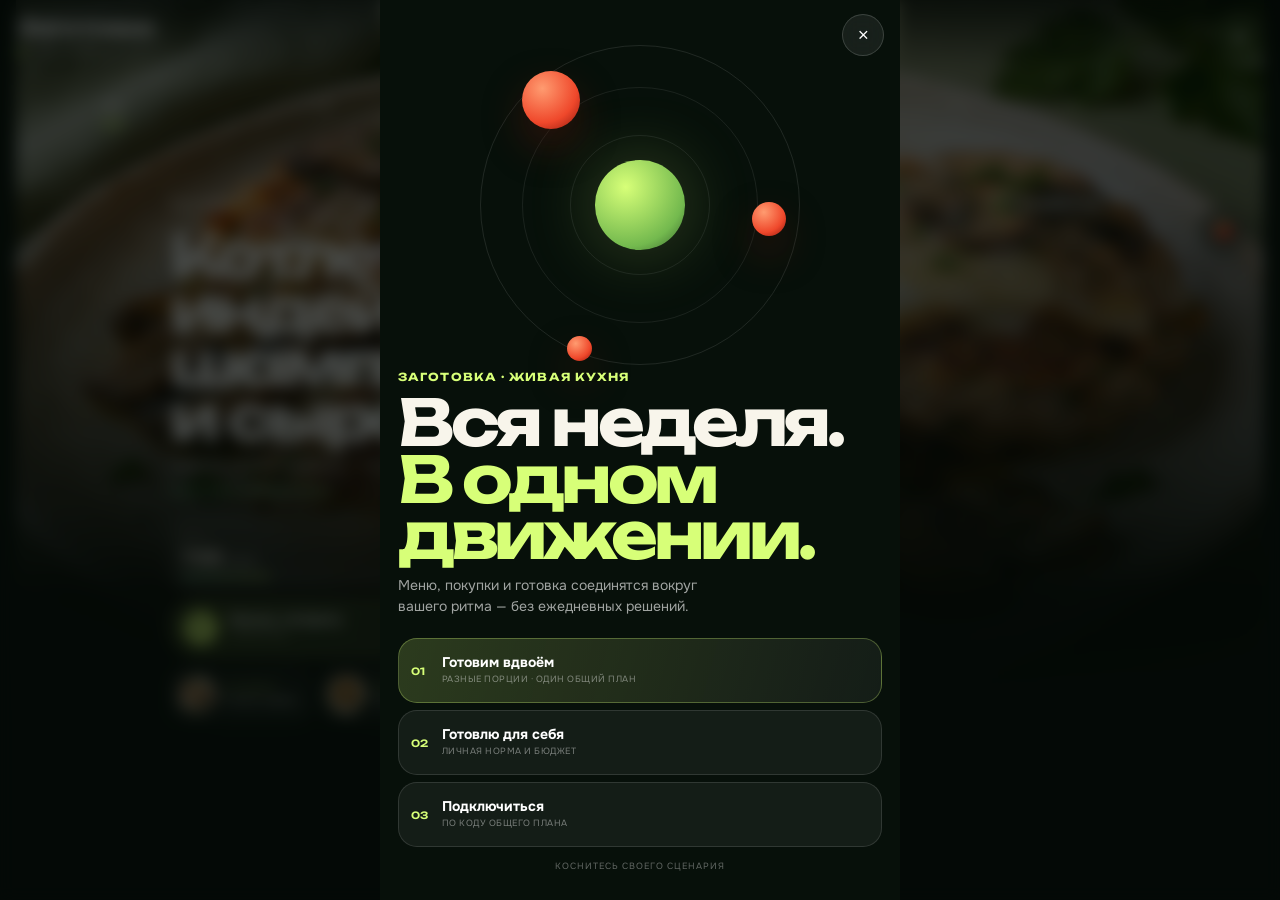
<file: cinematic-preview.html>
<!doctype html>
<html lang="ru">
<head>
  <meta charset="utf-8">
  <meta name="viewport" content="width=device-width,initial-scale=1,viewport-fit=cover">
  <meta name="theme-color" content="#101b13">
  <title>Заготовка · живая кухня</title>
</head>
<body>
  <p style="font:16px system-ui;padding:24px">Открываем живую кухню…</p>
  <script>
  (async()=>{
    try{
      const [app,concept]=await Promise.all([
        fetch('photo-preview.html',{cache:'no-store'}),
        fetch('cinematic-preview.js?v=3',{cache:'no-store'})
      ]);
      if(!app.ok||!concept.ok)throw new Error('Не удалось загрузить приложение');
      let html=await app.text();
      const code=await concept.text();
      html=html
        .replace('Заготовка · пробная версия','Заготовка · живая кухня')
        .replace('zagotovka.photo-preview.v1','zagotovka.cinematic-preview.v1')
        .replace("day:null,slot:'Ужин',tab:'week'","day:null,slot:'Ужин',tab:'day'")
        .replace('</head>','<link rel="stylesheet" href="cinematic-preview.css?v=3"></head>')
        .replace('importBeta();',code+'\nimportBeta();');
      document.open();document.write(html);document.close();
    }catch(error){
      document.body.innerHTML='<main style="font:16px system-ui;max-width:520px;margin:80px auto;padding:24px"><h1>Не удалось открыть прототип</h1><p>'+String(error.message||error)+'</p><button onclick="location.reload()">Повторить</button></main>';
    }
  })();
  </script>
</body>
</html>
</file>
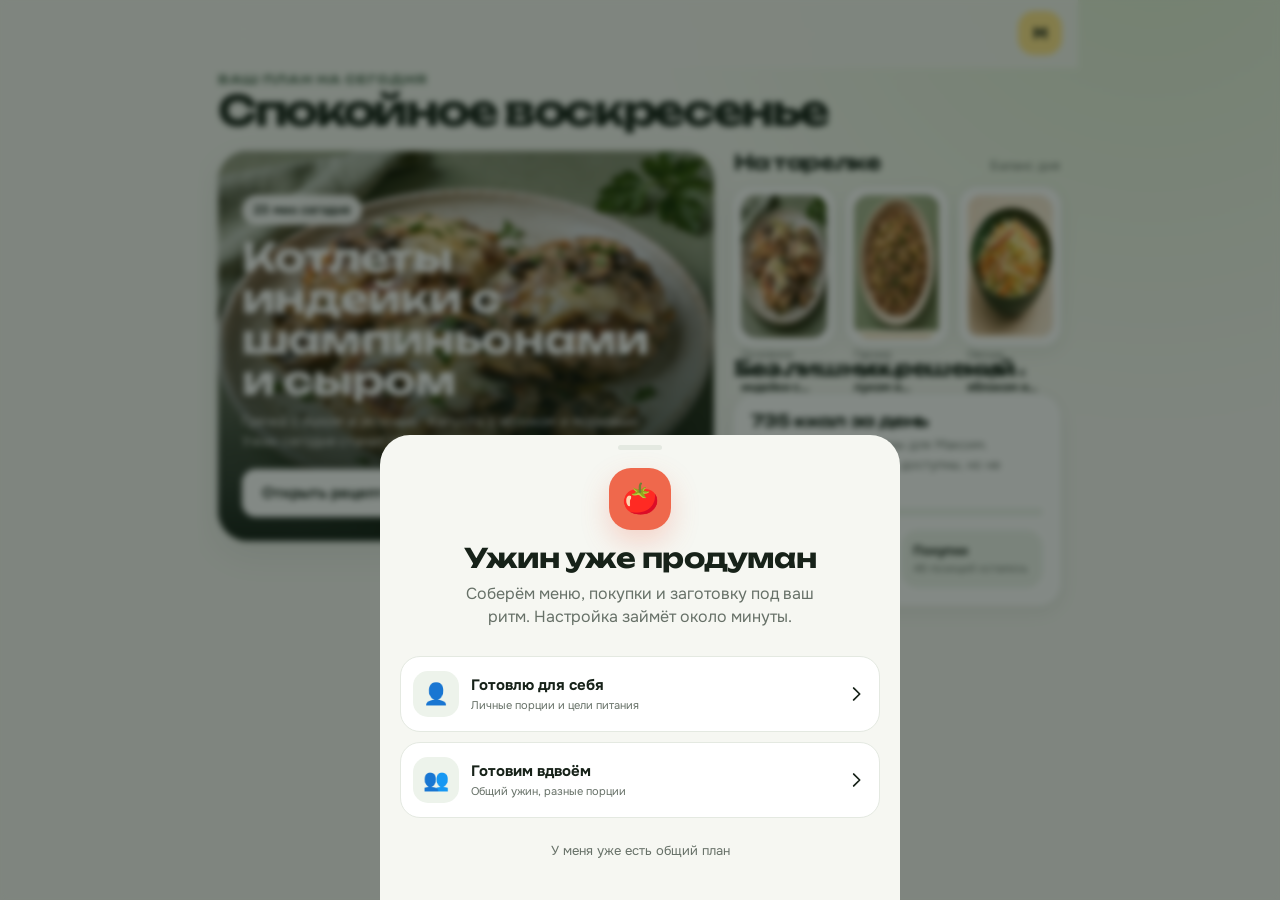
<file: commercial-preview.html>
<!doctype html>
<html lang="ru">
<head>
  <meta charset="utf-8">
  <meta name="viewport" content="width=device-width,initial-scale=1,viewport-fit=cover">
  <meta name="theme-color" content="#F6F7F2">
  <title>Заготовка · коммерческая концепция</title>
</head>
<body>
  <p style="font:16px system-ui;padding:24px">Открываем пробную версию…</p>
  <script>
  (async()=>{
    try{
      const [response,conceptResponse]=await Promise.all([
        fetch('photo-preview.html',{cache:'no-store'}),
        fetch('commercial-preview.js?v=4',{cache:'no-store'})
      ]);
      if(!response.ok||!conceptResponse.ok)throw new Error('Не удалось загрузить приложение');
      let html=await response.text();
      const concept=await conceptResponse.text();
      html=html
        .replace('Заготовка · пробная версия','Заготовка · коммерческая концепция')
        .replace('zagotovka.photo-preview.v1','zagotovka.commercial-preview.v1')
        .replace("day:null,slot:'Ужин',tab:'week'","day:null,slot:'Ужин',tab:'day'")
        .replace('</head>','<link rel="stylesheet" href="commercial-preview.css?v=4"></head>')
        .replace('importBeta();',concept+'\nimportBeta();');
      document.open();document.write(html);document.close();
    }catch(error){
      document.body.innerHTML='<main style="font:16px system-ui;max-width:520px;margin:80px auto;padding:24px"><h1>Не удалось открыть пробную версию</h1><p>'+String(error.message||error)+'</p><button onclick="location.reload()">Повторить</button></main>';
    }
  })();
  </script>
</body>
</html>
</file>
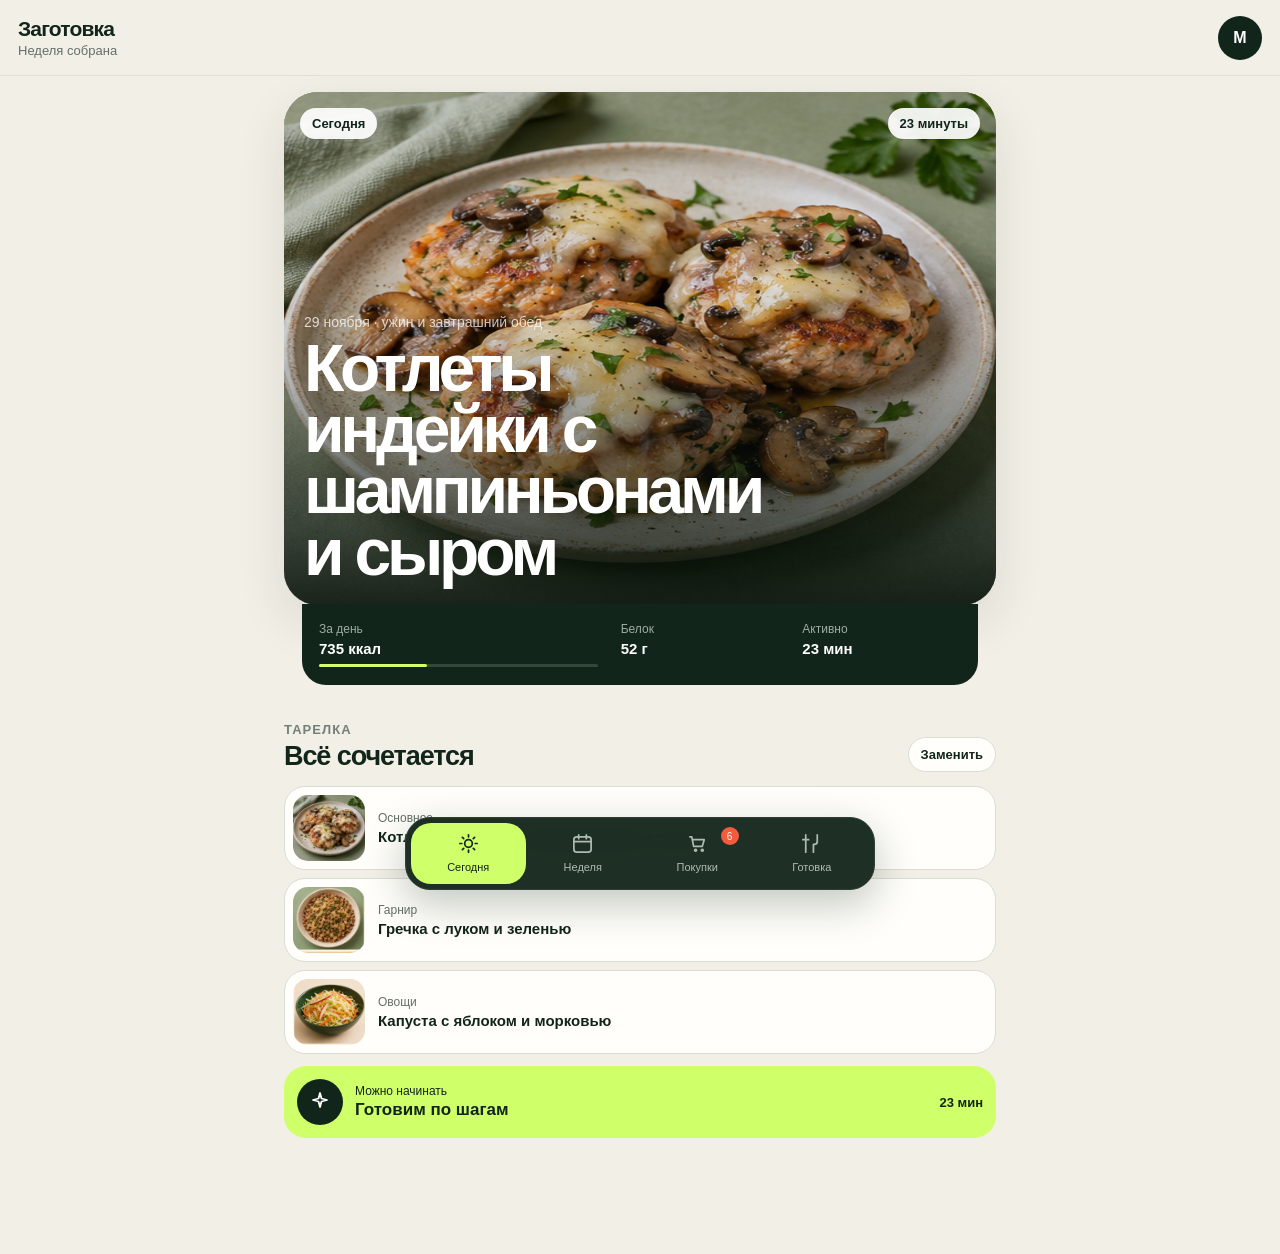
<file: editorial-preview.html>
<!doctype html>
<html lang="ru">
<head>
  <meta charset="utf-8">
  <meta name="viewport" content="width=device-width,initial-scale=1,viewport-fit=cover">
  <meta name="theme-color" content="#f2efe6">
  <title>Заготовка · новый концепт</title>
  <link rel="stylesheet" href="editorial-preview.css?v=1">
</head>
<body>
  <div id="app"></div>
  <div id="layer" aria-live="polite"></div>
  <script src="editorial-preview.js?v=1"></script>
</body>
</html>
</file>
<file: cinematic-preview.css>
:root{--ink:#f8f5eb;--mut:rgba(248,245,235,.66);--glass:rgba(246,247,239,.14);--glass-line:rgba(255,255,255,.22);--lime:#c9ff75;--ember:#ff6c44;--night:#101b13;--card:#16231a;--bg:#101b13;--line:rgba(255,255,255,.13);--soft:rgba(255,255,255,.08)}
html{background:var(--night);color-scheme:dark;overscroll-behavior:none}body{background:var(--night);color:var(--ink);min-height:100svh}#app{max-width:none;padding:0 0 122px;overflow:hidden}.bar{display:none}h1,h2,h3{color:var(--ink)}
.living-top{position:fixed;z-index:18;top:0;left:0;right:0;display:flex;align-items:center;justify-content:space-between;padding:calc(16px + env(safe-area-inset-top)) 20px 12px;color:#fff;pointer-events:none;background:linear-gradient(180deg,rgba(8,15,10,.72),transparent)}.living-mark{font:750 20px var(--disp);letter-spacing:-.04em}.living-person{pointer-events:auto;width:44px;height:44px;border:1px solid var(--glass-line);border-radius:50%;background:var(--glass);color:#fff;font-weight:800;-webkit-backdrop-filter:blur(18px) saturate(150%);backdrop-filter:blur(18px) saturate(150%)}
.motion-scene{position:relative;min-height:100svh;isolation:isolate;overflow:hidden;background:#17251b}.motion-photo{position:absolute;inset:-6%;z-index:-4}.motion-photo .preview-photo{width:100%;height:100%;border-radius:0;animation:camera-drift 14s ease-in-out infinite alternate;filter:saturate(1.08) contrast(1.04)}.motion-scene:before{content:"";position:absolute;z-index:-3;inset:0;background:linear-gradient(180deg,rgba(8,14,9,.08),rgba(8,14,9,.2) 38%,rgba(8,14,9,.92) 82%,#101b13)}.motion-scene:after{content:"";position:absolute;z-index:-2;inset:0;background:radial-gradient(circle at var(--px,72%) var(--py,28%),rgba(255,255,255,.16),transparent 24%);mix-blend-mode:screen;animation:light-roam 9s ease-in-out infinite alternate;pointer-events:none}
.steam{position:absolute;z-index:-1;left:50%;top:23%;width:160px;height:220px;transform:translateX(-50%);filter:blur(9px);opacity:.38;background:radial-gradient(ellipse at 35% 70%,rgba(255,255,255,.34),transparent 48%),radial-gradient(ellipse at 70% 38%,rgba(255,255,255,.22),transparent 45%);animation:steam-rise 6s ease-in-out infinite}
.scene-copy{min-height:100svh;display:flex;flex-direction:column;justify-content:flex-end;padding:120px 22px 34px}.scene-kicker{font:700 12px var(--disp);letter-spacing:.14em;text-transform:uppercase;color:var(--lime)}.dish-title{display:block;margin:12px 0 8px;text-align:left;font:750 clamp(38px,10.5vw,64px)/.92 var(--disp);letter-spacing:-.065em;text-wrap:balance;color:#fff;text-shadow:0 10px 42px rgba(0,0,0,.36)}.dish-meta{max-width:34ch;margin:0;color:rgba(255,255,255,.75);font-size:15px;line-height:1.45}.gesture-line{display:flex;align-items:center;gap:10px;margin-top:24px}.gesture-pill{min-height:52px;padding:0 18px;border:1px solid var(--glass-line);border-radius:99px;background:rgba(255,255,255,.14);color:#fff;font-weight:750;font-size:14px;-webkit-backdrop-filter:blur(20px) saturate(160%);backdrop-filter:blur(20px) saturate(160%)}.gesture-orb{width:52px;height:52px;border-radius:50%;background:rgba(255,255,255,.14);border:1px solid var(--glass-line);color:#fff;font-size:23px;-webkit-backdrop-filter:blur(18px);backdrop-filter:blur(18px)}
.food-orbit{position:relative;height:122px;margin-top:28px}.food-node{position:absolute;width:92px;text-align:center;color:#fff}.food-node:nth-child(1){left:0;top:12px}.food-node:nth-child(2){left:50%;top:0;transform:translateX(-50%)}.food-node:nth-child(3){right:0;top:12px}.food-node .preview-photo{width:76px;height:76px;margin:auto;border-radius:50%;border:2px solid rgba(255,255,255,.56);box-shadow:0 14px 30px rgba(0,0,0,.38);animation:plate-float 4s ease-in-out infinite}.food-node:nth-child(2) .preview-photo{animation-delay:-1.3s}.food-node:nth-child(3) .preview-photo{animation-delay:-2.4s}.food-node span{display:block;margin-top:7px;font-size:11px;white-space:nowrap;overflow:hidden;text-overflow:ellipsis;color:rgba(255,255,255,.72)}
.tomato-guide{position:absolute;z-index:5;right:18px;top:19%;width:58px;height:58px;border-radius:48% 52% 51% 49%;display:grid;place-items:center;background:radial-gradient(circle at 35% 28%,#ff9d77,#f05234 55%,#a72516);box-shadow:0 16px 32px rgba(122,22,12,.36),inset -6px -8px 14px rgba(110,10,8,.24);font-size:27px;animation:tomato-flight 8s cubic-bezier(.45,0,.25,1) infinite}.tomato-guide:after{content:"";position:absolute;width:15px;height:8px;background:#70a943;top:-3px;border-radius:100% 0 100% 0;transform:rotate(-18deg)}
.space-week{min-height:100svh;padding:calc(88px + env(safe-area-inset-top)) 0 26px;background:radial-gradient(circle at 15% 0,#395b42,#101b13 38%);overflow:hidden}.space-heading{padding:0 22px 18px}.space-heading small{font-weight:700;letter-spacing:.14em;text-transform:uppercase;color:var(--lime)}.space-heading h1{font-size:clamp(42px,11vw,66px);line-height:.94;margin:8px 0 10px;letter-spacing:-.065em}.space-heading p{max-width:34ch;margin:0;color:var(--mut);line-height:1.45}.space-track{display:flex;gap:14px;overflow-x:auto;scroll-snap-type:x mandatory;padding:18px 22px 34px;scrollbar-width:none;perspective:900px}.space-track::-webkit-scrollbar{display:none}.day-planet{position:relative;flex:0 0 min(78vw,340px);height:480px;scroll-snap-align:center;border-radius:42px;overflow:hidden;text-align:left;color:#fff;isolation:isolate;box-shadow:0 28px 70px rgba(0,0,0,.34);transform:rotateY(2deg)}.day-planet .preview-photo{position:absolute;inset:0;width:100%;height:100%;border-radius:0;z-index:-2;transition:transform .7s cubic-bezier(.2,.8,.2,1)}.day-planet:after{content:"";position:absolute;inset:0;z-index:-1;background:linear-gradient(180deg,rgba(5,10,6,.05),rgba(5,10,6,.8) 82%)}.day-planet:active .preview-photo{transform:scale(1.08)}.planet-copy{position:absolute;left:22px;right:22px;bottom:24px}.planet-copy small{font-weight:750;color:var(--lime)}.planet-copy b{display:block;margin:7px 0;font:750 28px/1 var(--disp);letter-spacing:-.04em}.planet-copy span{font-size:13px;color:rgba(255,255,255,.72)}.week-pulse{display:flex;gap:9px;padding:0 22px}.week-pulse>button{flex:1;min-height:64px;border-radius:24px;background:var(--glass);border:1px solid var(--glass-line);color:#fff;-webkit-backdrop-filter:blur(18px);backdrop-filter:blur(18px)}.week-pulse b{display:block;font-size:16px}.week-pulse span{font-size:11px;color:var(--mut)}
.liquid-dock{position:fixed;z-index:30;left:50%;bottom:max(12px,env(safe-area-inset-bottom));transform:translateX(-50%);display:flex;align-items:center;gap:5px;width:min(calc(100vw - 24px),430px);padding:6px;border:1px solid rgba(255,255,255,.2);border-radius:28px;background:rgba(22,34,25,.66);box-shadow:0 18px 48px rgba(0,0,0,.38);-webkit-backdrop-filter:blur(24px) saturate(160%);backdrop-filter:blur(24px) saturate(160%)}.liquid-dock button{flex:1;height:58px;border-radius:22px;color:rgba(255,255,255,.62);display:grid;place-items:center;position:relative}.liquid-dock button svg{width:24px;height:24px;stroke:currentColor;fill:none}.liquid-dock button span{position:absolute;bottom:3px;font-size:9px;opacity:0;transform:translateY(4px);transition:.3s}.liquid-dock button.on{color:#112015;background:var(--lime);box-shadow:0 8px 22px rgba(201,255,117,.18)}.liquid-dock button.on svg{transform:translateY(-6px)}.liquid-dock button.on span{opacity:1;transform:none}.liquid-dock .bd{position:absolute;right:8px;top:7px;min-width:18px;height:18px;padding:0 4px;border-radius:9px;background:var(--ember);color:#fff;font-size:10px;display:grid;place-items:center}
.prep-world{min-height:100svh;background:radial-gradient(circle at 80% 0,#3f6048,#111b14 40%);color:#fff;padding:12px 18px 36px}.prep-hero{padding:12px 4px 20px}.prep-hero small{color:var(--lime);text-transform:uppercase;letter-spacing:.12em;font-weight:700}.prep-hero h2{font-size:36px;line-height:.95;margin:8px 0}.prep-hero p{color:var(--mut);line-height:1.4}.prep-progress{height:7px;border-radius:99px;background:rgba(255,255,255,.12);overflow:hidden}.prep-progress i{display:block;height:100%;background:var(--lime);border-radius:inherit;transition:width .5s cubic-bezier(.2,.8,.2,1)}.prep-flow{display:grid;gap:10px}.prep-stage{position:relative;padding:18px;border:1px solid var(--glass-line);border-radius:28px;background:var(--glass);-webkit-backdrop-filter:blur(14px);backdrop-filter:blur(14px)}.prep-stage-head{display:flex;align-items:center;justify-content:space-between;margin-bottom:8px}.prep-stage-head b{font-size:18px}.prep-stage-head span{font-size:12px;color:var(--lime)}.prep-task{display:grid;grid-template-columns:34px 1fr;align-items:start;gap:11px;width:100%;padding:12px 0;text-align:left;color:#fff;border-top:1px solid rgba(255,255,255,.11)}.prep-task i{width:30px;height:30px;border-radius:50%;border:1px solid rgba(255,255,255,.32);display:grid;place-items:center;font-style:normal;transition:.3s}.prep-task b{font-size:14px}.prep-task span{font-size:12px;line-height:1.4;color:var(--mut)}.prep-task.on{opacity:.5}.prep-task.on i{background:var(--lime);color:#152118;border-color:var(--lime);transform:scale(.86)}
.shade{background:rgba(4,8,5,.72);-webkit-backdrop-filter:blur(8px);backdrop-filter:blur(8px)}.sheet{background:#132018;color:#fff;border-radius:34px 34px 0 0}.sheet .hd{background:transparent}.sheet .mut,.sheet .small{color:rgba(255,255,255,.62)}.sheet .bd{background:transparent}.recipe-sheet{background:#132018}.recipe-sheet .detail-photo:after{background:linear-gradient(transparent,#132018)}
@keyframes camera-drift{0%{transform:scale(1.06) translate3d(-1.5%,-1%,0)}100%{transform:scale(1.15) translate3d(2%,1.2%,0)}}@keyframes light-roam{to{background-position:30px 12px}}@keyframes steam-rise{0%,100%{transform:translate(-50%,20px) scale(.9);opacity:.2}50%{transform:translate(-45%,-26px) scale(1.1);opacity:.45}}@keyframes plate-float{0%,100%{transform:translateY(0) rotate(-1deg)}50%{transform:translateY(-7px) rotate(1deg)}}@keyframes tomato-flight{0%,100%{transform:translate3d(0,0,0) rotate(-8deg)}35%{transform:translate3d(-18px,42px,0) rotate(8deg)}70%{transform:translate3d(4px,94px,0) rotate(-3deg)}}
@media(min-width:760px){.motion-scene{min-height:760px}.scene-copy{min-height:760px;max-width:1100px;margin:auto}.dish-title{max-width:12ch}.food-orbit{width:440px}.space-track{padding-inline:max(22px,calc((100vw - 1100px)/2))}.day-planet{flex-basis:330px}.space-heading,.week-pulse{max-width:1100px;margin-inline:auto}.prep-world{padding-inline:max(18px,calc((100vw - 760px)/2))}}
@media(prefers-reduced-motion:reduce){*,*:before,*:after{animation-duration:.01ms!important;animation-iteration-count:1!important;scroll-behavior:auto!important}.motion-photo .preview-photo{transform:none}}

/* ---------- cinematic v2: clarity before spectacle ---------- */
:root{--acid:#d7ff78;--mint:#8ff0bd;--sun:#ffcf72;--deep:#08110c;--panel:rgba(12,24,16,.72)}
body{font-feature-settings:"ss01" 1,"ss02" 1;background:var(--deep)}
button{touch-action:manipulation}.living-top{padding:calc(14px + env(safe-area-inset-top)) 18px 12px;background:linear-gradient(180deg,rgba(5,12,8,.78),rgba(5,12,8,.18) 72%,transparent);align-items:flex-start}.living-mark{font-size:21px}.living-status{display:flex;align-items:center;gap:6px;margin-top:5px;color:rgba(255,255,255,.58);font-size:10px;letter-spacing:.08em;text-transform:uppercase}.living-status i{width:6px;height:6px;border-radius:50%;background:var(--acid);box-shadow:0 0 0 5px rgba(215,255,120,.09);animation:status-breathe 2.4s ease-in-out infinite}.living-person{width:46px;height:46px;background:rgba(255,255,255,.09);box-shadow:inset 0 1px rgba(255,255,255,.24),0 10px 30px rgba(0,0,0,.18)}
.motion-scene{background:#101e15}.motion-photo{inset:-4%;transform-origin:center}.motion-photo .preview-photo{animation-duration:18s;filter:saturate(1.15) contrast(1.06) brightness(.88)}.scene-veil{position:absolute;inset:0;z-index:-3;background:linear-gradient(180deg,rgba(5,11,7,.04),rgba(5,11,7,.05) 27%,rgba(5,11,7,.42) 49%,rgba(5,11,7,.96) 77%,#08110c 94%)}.scene-grain{position:absolute;inset:0;z-index:-1;pointer-events:none;opacity:.055;background-image:url("data:image/svg+xml,%3Csvg viewBox='0 0 140 140' xmlns='http://www.w3.org/2000/svg'%3E%3Cfilter id='n'%3E%3CfeTurbulence type='fractalNoise' baseFrequency='.9' numOctaves='4' stitchTiles='stitch'/%3E%3C/filter%3E%3Crect width='100%25' height='100%25' filter='url(%23n)' opacity='.7'/%3E%3C/svg%3E");mix-blend-mode:soft-light}.motion-scene:before{background:radial-gradient(circle at 66% 17%,rgba(255,226,173,.12),transparent 27%)}.motion-scene:after{opacity:.7}.steam{top:17%;opacity:.24}
.day-rail{position:absolute;z-index:8;top:calc(84px + env(safe-area-inset-top));left:18px;right:18px;display:flex;justify-content:space-between;align-items:center}.day-rail button{width:34px;height:44px;color:rgba(255,255,255,.44);font:700 10px var(--disp);text-transform:uppercase;position:relative}.day-rail i{position:absolute;left:50%;bottom:2px;width:4px;height:4px;border-radius:50%;background:currentColor;transform:translateX(-50%);transition:.4s}.day-rail button.on{color:#fff}.day-rail button.on i{width:22px;border-radius:4px;background:var(--acid);box-shadow:0 0 18px rgba(215,255,120,.55)}
.tomato-guide{right:17px;top:27%;width:48px;height:48px;background:rgba(14,28,18,.46);border:1px solid rgba(255,255,255,.2);box-shadow:inset 0 1px rgba(255,255,255,.25),0 14px 32px rgba(0,0,0,.24);-webkit-backdrop-filter:blur(18px);backdrop-filter:blur(18px);animation:guide-orbit 9s ease-in-out infinite}.tomato-guide span{width:19px;height:19px;border-radius:52% 48% 45% 55%;background:linear-gradient(145deg,#ff9b69,#f04427 64%,#ab1f13);box-shadow:inset -3px -3px 5px rgba(105,12,7,.24)}.tomato-guide:after{width:9px;height:5px;top:12px;left:18px;background:#86c75c}.scene-copy{justify-content:flex-end;padding:190px 18px 34px}.scene-kicker{display:flex;justify-content:space-between;align-items:center;gap:12px;color:rgba(255,255,255,.62);font-size:11px;letter-spacing:.1em}.scene-kicker b{padding:7px 10px;border:1px solid rgba(255,255,255,.18);border-radius:99px;color:#fff;font-size:10px;letter-spacing:.04em;background:rgba(8,16,11,.34);-webkit-backdrop-filter:blur(14px);backdrop-filter:blur(14px)}.dish-title{max-width:11ch;margin:11px 0 10px;font-size:clamp(38px,10.7vw,60px);line-height:.9;letter-spacing:-.068em}.dish-meta{display:flex;flex-wrap:wrap;gap:3px 7px;max-width:100%;font-size:14px}.dish-meta span{color:var(--acid)}.dish-meta em{flex-basis:100%;margin-top:4px;color:var(--mint);font-style:normal;font-size:12px}
.scene-hud{display:grid;grid-template-columns:1.25fr .8fr .8fr;gap:7px;margin-top:18px}.scene-hud>div{min-width:0;padding:11px 11px 10px;border:1px solid rgba(255,255,255,.12);border-radius:17px;background:rgba(255,255,255,.075);box-shadow:inset 0 1px rgba(255,255,255,.11);-webkit-backdrop-filter:blur(18px);backdrop-filter:blur(18px)}.scene-hud span{display:block;color:rgba(255,255,255,.48);font-size:9px;text-transform:uppercase;letter-spacing:.09em}.scene-hud b{display:block;margin-top:5px;font:700 17px var(--disp);white-space:nowrap}.scene-hud small{font-size:10px;color:rgba(255,255,255,.56)}.scene-hud i{display:block;height:3px;margin-top:7px;border-radius:3px;background:rgba(255,255,255,.12);overflow:hidden}.scene-hud u{display:block;height:100%;border-radius:inherit;background:linear-gradient(90deg,var(--mint),var(--acid));text-decoration:none}
.gesture-line{margin-top:10px}.gesture-pill{position:relative;flex:1;display:grid;grid-template-columns:34px 1fr;grid-template-rows:1fr 1fr;column-gap:10px;align-items:center;min-height:58px;padding:9px 14px;text-align:left;border-color:rgba(215,255,120,.36);background:linear-gradient(110deg,rgba(215,255,120,.17),rgba(255,255,255,.09));box-shadow:inset 0 1px rgba(255,255,255,.21)}.gesture-pill i{grid-row:1/3;width:32px;height:32px;border-radius:50%;background:var(--acid);box-shadow:0 0 0 6px rgba(215,255,120,.08);position:relative}.gesture-pill i:after{content:"";position:absolute;left:12px;top:9px;border-left:9px solid #102017;border-top:6px solid transparent;border-bottom:6px solid transparent}.gesture-pill span{align-self:end;font-size:14px}.gesture-pill b{align-self:start;color:rgba(255,255,255,.49);font-size:9px;font-weight:600;text-transform:uppercase;letter-spacing:.07em}.gesture-orb{width:58px;height:58px;display:flex;flex-direction:column;align-items:center;justify-content:center;gap:0}.gesture-orb span{font-size:21px;line-height:1}.gesture-orb small{font-size:8px;color:rgba(255,255,255,.48);text-transform:uppercase;letter-spacing:.06em}
.food-orbit{position:relative;display:flex;gap:7px;height:auto;margin-top:10px}.food-node,.food-node:nth-child(n){position:relative;inset:auto;transform:none;display:flex;align-items:center;gap:8px;flex:1;width:auto;min-width:0;padding:7px;border:1px solid rgba(255,255,255,.1);border-radius:18px;background:rgba(255,255,255,.055);text-align:left}.food-node .preview-photo{flex:0 0 39px;width:39px;height:39px;margin:0;border:1px solid rgba(255,255,255,.3);box-shadow:0 8px 18px rgba(0,0,0,.25);animation:none}.food-node>span{min-width:0;margin:0}.food-node small{display:block;color:var(--acid);font-size:8px;text-transform:uppercase;letter-spacing:.08em}.food-node b{display:block;margin-top:2px;overflow:hidden;text-overflow:ellipsis;white-space:nowrap;color:rgba(255,255,255,.76);font-size:9px;font-weight:650}
.space-week{position:relative;padding-top:calc(92px + env(safe-area-inset-top));background:#09120d}.week-aurora{position:absolute;inset:-180px -100px auto;height:460px;background:radial-gradient(ellipse at 30% 50%,rgba(117,215,156,.3),transparent 52%),radial-gradient(ellipse at 76% 20%,rgba(215,255,120,.16),transparent 46%);filter:blur(26px);animation:aurora 12s ease-in-out infinite alternate;pointer-events:none}.space-heading{position:relative;padding:0 18px 13px}.space-heading>small{font-size:10px}.space-heading h1{font-size:clamp(43px,12vw,67px);line-height:.86;margin:11px 0 15px}.space-heading h1 em{color:var(--acid);font-style:normal}.space-heading p{font-size:14px;color:rgba(255,255,255,.62)}.week-proof{display:flex;flex-wrap:wrap;gap:7px;margin-top:14px}.week-proof span{display:flex;align-items:center;gap:7px;padding:7px 10px;border:1px solid rgba(255,255,255,.1);border-radius:99px;color:rgba(255,255,255,.64);font-size:9px;text-transform:uppercase;letter-spacing:.055em}.week-proof i{width:5px;height:5px;border-radius:50%;background:var(--acid)}.space-track{gap:10px;padding:17px 18px 27px}.day-planet{flex-basis:min(82vw,340px);height:min(59svh,505px);min-height:420px;border-radius:34px;border:1px solid rgba(255,255,255,.13);box-shadow:0 26px 70px rgba(0,0,0,.43)}.day-planet:before{content:"";position:absolute;inset:0;z-index:0;border-radius:inherit;box-shadow:inset 0 1px rgba(255,255,255,.24)}.day-planet:after{background:linear-gradient(180deg,rgba(5,10,6,.03) 24%,rgba(5,10,6,.18) 44%,rgba(5,10,6,.94) 88%)}.planet-index{position:absolute;z-index:1;top:17px;right:18px;font:500 12px var(--disp);color:rgba(255,255,255,.52);letter-spacing:.09em}.planet-copy{z-index:2;left:18px;right:18px;bottom:22px}.planet-copy small{font-size:10px;letter-spacing:.08em;text-transform:uppercase}.planet-copy b{max-width:12ch;margin:8px 0 12px;font-size:30px;line-height:.95}.planet-copy>span{display:flex;gap:6px;flex-wrap:wrap}.planet-copy i{padding:5px 8px;border:1px solid rgba(255,255,255,.14);border-radius:99px;background:rgba(255,255,255,.07);font-size:9px;font-style:normal}.planet-touch{position:absolute;z-index:2;left:18px;top:18px;padding:6px 9px;border-radius:99px;background:rgba(7,15,10,.32);border:1px solid rgba(255,255,255,.14);color:rgba(255,255,255,.7);font-size:8px;text-transform:uppercase;letter-spacing:.08em;-webkit-backdrop-filter:blur(10px);backdrop-filter:blur(10px)}
.week-pulse{display:grid;grid-template-columns:1fr 1fr;gap:8px;padding:0 18px}.week-pulse>button{position:relative;min-height:78px;padding:12px 12px 11px;text-align:left;border-radius:21px}.week-pulse>button:first-child{grid-column:1/-1;min-height:88px;background:linear-gradient(112deg,rgba(215,255,120,.19),rgba(255,255,255,.07));border-color:rgba(215,255,120,.28)}.week-pulse b{font-size:17px}.week-pulse span:not(.pulse-icon){display:block;margin-top:4px;font-size:10px}.pulse-icon{float:right;display:grid!important;place-items:center;width:30px;height:30px;border-radius:50%;background:rgba(255,255,255,.1);color:var(--acid);font-size:17px!important}
.prep-world{padding:10px 14px 42px;background:radial-gradient(circle at 70% -8%,rgba(111,204,147,.34),transparent 35%),#09130d}.prep-hero{position:sticky;z-index:3;top:0;padding:12px 4px 17px;background:linear-gradient(180deg,#0d1b12 72%,transparent)}.prep-hero small{font-size:10px}.prep-hero h2{font-size:clamp(37px,10vw,52px);letter-spacing:-.055em}.prep-hero h2 em{color:var(--acid);font-style:normal}.prep-now{display:flex;align-items:center;gap:11px;margin:14px 0 12px}.prep-now>span{flex:0 0 50px;width:50px;height:50px;display:grid;place-items:center;border:1px solid rgba(215,255,120,.34);border-radius:50%;background:rgba(215,255,120,.09);color:var(--acid);font:700 14px var(--disp)}.prep-now b{display:block;max-width:31ch;overflow:hidden;text-overflow:ellipsis;white-space:nowrap;font-size:12px}.prep-now small{display:block;margin-top:4px;color:rgba(255,255,255,.48);font-size:10px}.prep-flow{gap:8px}.prep-stage{padding:15px;border-radius:24px;background:rgba(255,255,255,.055)}.prep-stage-head b{font-size:17px}.prep-task{grid-template-columns:32px 1fr;padding:11px 0}.prep-task span{font-size:12px}.prep-task b{font-size:13px}
.living-onboard{height:100svh;max-height:none;border-radius:0;background:#07100a}.living-onboard .grab{display:none}.onboard-canvas{position:relative;min-height:100svh;display:flex;flex-direction:column;justify-content:flex-end;padding:calc(42px + env(safe-area-inset-top)) 18px calc(24px + env(safe-area-inset-bottom));overflow:hidden;background:radial-gradient(circle at 50% 16%,rgba(119,212,154,.26),transparent 34%),linear-gradient(180deg,#0a1710,#07100a)}.onboard-orbit{position:absolute;left:50%;top:5%;width:min(72vw,320px);aspect-ratio:1;transform:translateX(-50%);border:1px solid rgba(255,255,255,.1);border-radius:50%;animation:orbit-turn 18s linear infinite}.onboard-orbit:before,.onboard-orbit:after{content:"";position:absolute;border:1px solid rgba(255,255,255,.08);border-radius:50%}.onboard-orbit:before{inset:13%}.onboard-orbit:after{inset:28%}.onboard-orbit i{position:absolute;width:58px;height:58px;border-radius:50%;background:radial-gradient(circle at 35% 30%,#ff9b70,#ef482b 62%,#8f160d);box-shadow:0 18px 40px rgba(120,25,13,.35)}.onboard-orbit i:nth-child(1){left:13%;top:8%}.onboard-orbit i:nth-child(2){right:4%;top:49%;width:34px;height:34px}.onboard-orbit i:nth-child(3){left:27%;bottom:1%;width:25px;height:25px}.onboard-orbit span{position:absolute;inset:36%;border-radius:50%;background:radial-gradient(circle at 34% 30%,var(--acid),#73b94e 69%,#315d2b);box-shadow:0 0 70px rgba(215,255,120,.24)}.onboard-copy{position:relative;margin-bottom:22px}.onboard-copy .scene-kicker{justify-content:flex-start;color:var(--acid)}.onboard-copy h2{margin:10px 0 12px;font-size:clamp(42px,12vw,64px);line-height:.88;letter-spacing:-.067em}.onboard-copy h2 em{color:var(--acid);font-style:normal}.onboard-copy p{max-width:35ch;margin:0;color:rgba(255,255,255,.62);font-size:14px;line-height:1.45}.onboard-choices{display:grid;gap:7px}.onboard-choices button{display:grid;grid-template-columns:31px 1fr;grid-template-rows:1fr 1fr;min-height:65px;padding:10px 12px;text-align:left;border:1px solid rgba(255,255,255,.12);border-radius:19px;background:rgba(255,255,255,.055);color:#fff}.onboard-choices button:first-child{background:linear-gradient(105deg,rgba(215,255,120,.18),rgba(255,255,255,.055));border-color:rgba(215,255,120,.29)}.onboard-choices button>span{grid-row:1/3;align-self:center;color:var(--acid);font:600 10px var(--disp)}.onboard-choices b{align-self:end;font-size:14px}.onboard-choices small{align-self:start;margin-top:2px;color:rgba(255,255,255,.43);font-size:9px;text-transform:uppercase;letter-spacing:.055em}.onboard-hint{margin:13px 0 0;text-align:center;color:rgba(255,255,255,.37);font-size:9px;text-transform:uppercase;letter-spacing:.11em}
.liquid-dock{bottom:max(10px,env(safe-area-inset-bottom));width:min(calc(100vw - 20px),430px);padding:5px;border-color:rgba(255,255,255,.16);border-radius:25px;background:rgba(8,18,12,.72);box-shadow:0 15px 42px rgba(0,0,0,.44),inset 0 1px rgba(255,255,255,.16)}.liquid-dock button{height:55px;border-radius:20px}.liquid-dock button.on{background:linear-gradient(145deg,#e3ff9b,#c8f56b);box-shadow:0 8px 23px rgba(185,236,101,.18)}
@keyframes status-breathe{50%{box-shadow:0 0 0 8px rgba(215,255,120,0)}}@keyframes guide-orbit{0%,100%{transform:translate3d(0,0,0)}40%{transform:translate3d(-8px,28px,0)}72%{transform:translate3d(2px,57px,0)}}@keyframes aurora{to{transform:translate3d(55px,18px,0) scale(1.08)}}@keyframes orbit-turn{to{transform:translateX(-50%) rotate(360deg)}}
@media(max-height:760px){.scene-copy{padding-top:150px}.dish-title{font-size:clamp(34px,9.5vw,48px)}.scene-hud{margin-top:12px}.food-orbit{margin-top:7px}.day-planet{min-height:390px}.onboard-orbit{width:220px}.onboard-copy{margin-bottom:14px}.onboard-copy h2{font-size:40px}}
@media(min-width:760px){.scene-copy{padding-inline:max(28px,calc((100vw - 1120px)/2));padding-bottom:46px}.scene-hud,.gesture-line,.food-orbit{max-width:560px}.day-rail{left:max(28px,calc((100vw - 1120px)/2));right:max(28px,calc((100vw - 1120px)/2))}.space-heading,.week-pulse{max-width:1120px}.week-pulse{grid-template-columns:1.2fr .8fr .8fr}.week-pulse>button:first-child{grid-column:auto}.onboard-canvas{padding-inline:max(28px,calc((100vw - 760px)/2))}}
.living-onboard{display:block!important;width:min(100%,520px)!important;max-width:520px!important;height:100svh!important;padding:0!important;overflow:hidden!important}.living-onboard .onboard-canvas{width:100%!important;min-width:0!important;box-sizing:border-box}.living-onboard .onboard-copy,.living-onboard .onboard-choices{width:100%!important;min-width:0!important}
.living-onboard>.onboard-canvas{padding-left:18px!important;padding-right:18px!important}
.onboard-close{position:absolute;z-index:5;right:16px;top:calc(14px + env(safe-area-inset-top));width:42px;height:42px;border:1px solid rgba(255,255,255,.16);border-radius:50%;background:rgba(255,255,255,.07);color:#fff;font-size:23px;font-weight:300;-webkit-backdrop-filter:blur(14px);backdrop-filter:blur(14px)}
</file>
<file: commercial-preview.css>
/* Commercial concept: calm, task-first, mobile-first. */
:root{--bg:#f6f7f2;--card:#fff;--ink:#172219;--mut:#677168;--line:#e4e9e1;--soft:#edf3eb;--red:#ef684c;--leaf:#bde2a3;--sea:#bfe6e1;--lemon:#ffe58a;--shadow:0 12px 36px rgba(29,55,35,.08);--shadow-sm:0 5px 18px rgba(29,55,35,.07)}
html{background:var(--bg)}body{background:radial-gradient(circle at 90% -10%,rgba(189,226,163,.4),transparent 34%),var(--bg)}
#app{max-width:560px;padding:0 18px 118px}.bar{height:68px;padding-top:max(8px,env(safe-area-inset-top));background:color-mix(in srgb,var(--bg) 88%,transparent);backdrop-filter:blur(18px);border:0}.bar .t{font-size:19px;letter-spacing:-.035em}
.rb,.btn{border-radius:14px}.btn{min-height:48px;font-size:15px}.btn.red{background:var(--ink);color:#fff;border-color:var(--ink)}
.dock{left:12px;right:12px;bottom:max(10px,env(safe-area-inset-bottom));width:auto;max-width:536px;height:72px;padding:6px;border:1px solid rgba(23,34,25,.06);border-radius:24px;background:rgba(255,255,255,.92);box-shadow:0 16px 44px rgba(23,34,25,.16);backdrop-filter:blur(20px);transform:none}.dock:before{display:none}.dock button{border-radius:18px;color:#7b847d;gap:3px}.dock button.on{background:var(--ink);color:#fff}.dock button span{font-size:11px}.dock svg{width:23px;height:23px}
.commercial-eyebrow{font:700 12px var(--disp);letter-spacing:.09em;text-transform:uppercase;color:#54705a}.commercial-top{display:flex;align-items:center;justify-content:space-between;gap:12px;margin:4px 0 18px}.commercial-top h1{font-size:clamp(29px,8vw,42px);letter-spacing:-.055em}.commercial-avatar{width:44px;height:44px;border-radius:16px;background:var(--lemon);display:grid;place-items:center;font-weight:800;font-size:16px;border:0}
.today-hero{position:relative;overflow:hidden;border-radius:30px;background:#203a28;color:#fff;min-height:390px;box-shadow:var(--shadow);isolation:isolate}.today-hero .preview-photo{position:absolute;inset:0;width:100%;height:100%;border-radius:0;filter:saturate(.92);z-index:-2}.today-hero:after{content:"";position:absolute;inset:0;background:linear-gradient(180deg,rgba(8,20,12,.03) 25%,rgba(8,20,12,.9) 100%);z-index:-1}.today-hero-content{min-height:390px;display:flex;flex-direction:column;justify-content:flex-end;padding:24px}.today-hero .chip{align-self:flex-start;background:rgba(255,255,255,.92);color:var(--ink);border:0;backdrop-filter:blur(10px)}.today-hero h2{font-size:clamp(28px,7.6vw,40px);line-height:1.02;margin:12px 0 10px;color:#fff;max-width:12ch;text-shadow:0 2px 18px rgba(0,0,0,.16)}.today-hero p{margin:0;color:rgba(255,255,255,.82);font-size:14px;line-height:1.45}.today-actions{display:grid;grid-template-columns:1.45fr 1fr;gap:8px;margin-top:18px}.today-actions .btn{border:0}.today-actions .primary{background:#fff;color:var(--ink)}.today-actions .secondary{background:rgba(255,255,255,.16);color:#fff;border:1px solid rgba(255,255,255,.35);backdrop-filter:blur(10px)}
.section-head{display:flex;align-items:end;justify-content:space-between;gap:12px;margin:28px 2px 12px}.section-head h2{font-size:21px}.section-head button{font-size:13px;color:var(--mut)}.meal-parts{display:grid;grid-template-columns:repeat(3,minmax(0,1fr));align-items:stretch;gap:9px;margin-bottom:10px}.meal-part{position:relative;display:flex;flex-direction:column;min-width:0;text-align:left;background:var(--card);border:1px solid var(--line);border-radius:20px;padding:8px;box-shadow:var(--shadow-sm)}.meal-part .preview-photo{display:block;width:100%;aspect-ratio:1;border-radius:15px;margin-bottom:9px;flex:none}.meal-part small{display:block;color:var(--mut);font-size:11px;margin-bottom:4px}.meal-part b{display:-webkit-box;-webkit-line-clamp:2;-webkit-box-orient:vertical;overflow:hidden;font-size:12px;line-height:1.25;min-height:30px}.meal-parts+.section-head{margin-top:38px}
.calm-card{background:var(--card);border:1px solid var(--line);border-radius:24px;padding:18px;box-shadow:var(--shadow-sm)}.calm-card+.calm-card{margin-top:10px}.calm-card h3{font-size:17px;margin:0 0 5px}.calm-card p{color:var(--mut);font-size:13px;line-height:1.5;margin:0}.progress-line{height:8px;background:var(--soft);border-radius:99px;overflow:hidden;margin:14px 0 10px}.progress-line i{display:block;height:100%;border-radius:inherit;background:linear-gradient(90deg,#72b96b,#bde2a3)}.quick-links{display:grid;grid-template-columns:1fr 1fr;gap:9px;margin-top:14px}.quick-link{min-height:58px;border-radius:17px;padding:11px 12px;background:var(--soft);text-align:left}.quick-link b{display:block;font-size:13px}.quick-link span{font-size:11px;color:var(--mut)}
.week-intro{background:linear-gradient(135deg,#eff8e9,#fff6cf);border:1px solid rgba(23,34,25,.05);border-radius:28px;padding:22px;margin-bottom:14px}.week-intro h1{font-size:32px;margin:7px 0}.week-intro p{color:var(--mut);font-size:14px;line-height:1.45;margin:0}.week-outcomes{display:grid;grid-template-columns:repeat(3,1fr);gap:8px;margin:14px 0}.week-outcome{background:rgba(255,255,255,.78);border-radius:16px;padding:12px 8px}.week-outcome b{display:block;font-size:19px}.week-outcome span{font-size:10px;color:var(--mut);line-height:1.2}.commercial-days{display:grid;gap:10px}.commercial-day{display:grid;grid-template-columns:72px minmax(0,1fr) auto;align-items:center;gap:12px;width:100%;text-align:left;background:var(--card);border:1px solid var(--line);border-radius:22px;padding:9px;box-shadow:var(--shadow-sm)}.commercial-day .preview-photo{width:72px;height:72px;border-radius:16px}.commercial-day .day-copy{min-width:0}.commercial-day .day-copy small{font-size:11px;color:var(--mut)}.commercial-day .day-copy b{display:block;margin:4px 0;font-size:14px;white-space:nowrap;overflow:hidden;text-overflow:ellipsis}.commercial-day .day-copy span{font-size:12px;color:var(--mut);white-space:nowrap;overflow:hidden;text-overflow:ellipsis;display:block}.commercial-day .day-meta{text-align:right}.commercial-day .day-meta b{display:block;font-size:13px}.commercial-day .day-meta span{font-size:10px;color:var(--mut)}
.health-signal{display:flex;align-items:center;gap:12px;margin:12px 0 0;background:#e9f5e4;border-radius:20px;padding:14px}.health-signal i{width:38px;height:38px;display:grid;place-items:center;border-radius:13px;background:#79bf72;color:#fff;font-style:normal;font-size:18px}.health-signal b{font-size:14px}.health-signal span{display:block;color:var(--mut);font-size:11px;margin-top:2px}.commercial-manage{margin:16px 0;background:var(--card);border:1px solid var(--line);border-radius:20px;padding:0 14px}.commercial-manage summary{min-height:52px;display:flex;align-items:center;justify-content:space-between;font-weight:700;list-style:none;cursor:pointer}.commercial-manage summary::-webkit-details-marker{display:none}.commercial-manage .inside{padding:0 0 14px;display:grid;gap:8px}
.commercial-start{padding:4px 0 8px;text-align:center}.commercial-logo{width:62px;height:62px;margin:0 auto 14px;border-radius:22px;background:var(--red);display:grid;place-items:center;font-size:30px;box-shadow:0 12px 28px rgba(239,104,76,.25)}.commercial-start h2{font-size:27px;margin:0}.commercial-start p{max-width:32ch;margin:8px auto 20px;color:var(--mut);line-height:1.45}.start-choices{display:grid;gap:10px}.start-choices .choice-card{display:grid;grid-template-columns:46px 1fr auto;align-items:center;gap:12px;min-height:76px;padding:12px;text-align:left;border-radius:20px;background:var(--card);border:1px solid var(--line)}.start-choices .choice-card i{width:46px;height:46px;border-radius:15px;display:grid;place-items:center;background:var(--soft);font-style:normal;font-size:21px}.start-choices .choice-card b{display:block;font-size:15px}.start-choices .choice-card small{display:block;color:var(--mut);margin-top:3px;line-height:1.3}.start-choices .join{min-height:44px;color:var(--mut);font-size:13px}.sheet{border-radius:30px 30px 0 0}.sheet .hd{padding-inline:20px}.sheet .bd{padding:14px 20px 28px}.start-profile{border:1px solid var(--line);border-radius:22px;background:var(--card);padding:14px}.start-profile legend{font-size:16px}.start-exclusions{border:1px solid var(--line);border-radius:18px;padding:0 12px}.start-exclusions summary{min-height:50px;display:flex;align-items:center;font-weight:700}
@media(min-width:760px){#app{max-width:880px}.commercial-days{grid-template-columns:1fr 1fr}.today-shell{display:grid;grid-template-columns:1.2fr .8fr;gap:18px}.today-side .section-head{margin-top:0}.dock{max-width:620px;left:50%;right:auto;transform:translateX(-50%)}}
@media(max-width:759px){.meal-parts{padding-bottom:24px}.meal-part b{display:block;min-height:16px;font-size:11px;line-height:16px;white-space:nowrap;overflow:hidden;text-overflow:ellipsis}.meal-parts+.section-head{clear:both;margin-top:28px;padding-top:12px}}
@media(max-width:360px){#app{padding-inline:12px}.today-actions{grid-template-columns:1fr}.week-outcomes{gap:5px}.meal-part{padding:6px}.commercial-day{grid-template-columns:64px minmax(0,1fr)}.commercial-day .preview-photo{width:64px;height:64px}.commercial-day .day-meta{display:none}}
</file>
<file: editorial-preview.css>
:root{--paper:#f2efe6;--card:#fffefa;--ink:#12251a;--mut:#647066;--line:#d9ddd4;--lime:#cfff69;--red:#f45b3d;--green:#183d28;--r:26px;--shadow:0 18px 50px rgba(27,48,33,.11)}
*{box-sizing:border-box}html{background:var(--paper);color:var(--ink);font-family:Inter,-apple-system,BlinkMacSystemFont,"SF Pro Display","Segoe UI",sans-serif;scroll-behavior:smooth}body{margin:0;min-height:100svh;background:var(--paper);font-size:16px}button{font:inherit;border:0;background:none;color:inherit;padding:0;cursor:pointer}button:focus-visible{outline:3px solid var(--red);outline-offset:3px}svg{width:24px;height:24px;fill:none;stroke:currentColor;stroke-width:1.8;stroke-linecap:round;stroke-linejoin:round}.top{position:sticky;z-index:20;top:0;display:flex;align-items:center;justify-content:space-between;height:76px;padding:calc(10px + env(safe-area-inset-top)) 18px 10px;background:rgba(242,239,230,.88);border-bottom:1px solid rgba(18,37,26,.08);-webkit-backdrop-filter:blur(18px);backdrop-filter:blur(18px)}.top b{display:block;font-size:21px;letter-spacing:-.04em}.top span{display:block;margin-top:2px;color:var(--mut);font-size:13px}.avatar{width:44px;height:44px;border-radius:50%;background:var(--ink);color:#fff;font-weight:800}.page{max-width:1080px;margin:auto;padding:16px 16px 116px;animation:enter .45s cubic-bezier(.2,.8,.2,1)}.today-hero{position:relative;height:min(57svh,610px);min-height:460px;overflow:hidden;border-radius:34px;background:#284531;color:#fff;box-shadow:var(--shadow)}.photo{display:block;background-repeat:no-repeat;background-color:#d8decf}.hero-photo,.day-photo{position:absolute;inset:0;width:100%;height:100%}.hero-photo{animation:slowzoom 16s ease-in-out infinite alternate}.hero-shade{position:absolute;inset:0;background:linear-gradient(180deg,rgba(8,19,12,.04),rgba(8,19,12,.08) 45%,rgba(8,19,12,.88))}.hero-tags{position:absolute;top:16px;left:16px;right:16px;display:flex;justify-content:space-between}.hero-tags span{padding:8px 12px;border-radius:99px;background:rgba(255,255,255,.92);color:var(--ink);font-size:13px;font-weight:700}.hero-copy{position:absolute;left:20px;right:20px;bottom:22px}.hero-copy p{margin:0 0 8px;color:rgba(255,255,255,.75);font-size:14px}.hero-copy h1{max-width:13ch;margin:0;font-size:clamp(38px,10vw,66px);line-height:.93;letter-spacing:-.064em}.daily-summary{position:relative;z-index:2;display:grid;grid-template-columns:1.35fr .8fr .8fr;gap:7px;margin:-1px 10px 0;padding:9px;border-radius:0 0 24px 24px;background:var(--ink);color:#fff}.daily-summary>div{padding:9px 8px}.daily-summary span{display:block;color:#9eada2;font-size:12px}.daily-summary b{display:block;margin-top:4px;font-size:15px}.daily-summary i{display:block;height:3px;margin-top:7px;border-radius:3px;background:#34483a}.daily-summary u{display:block;height:100%;border-radius:3px;background:var(--lime)}.section{padding-top:35px}.section-head{display:flex;align-items:flex-end;justify-content:space-between;margin-bottom:14px}.section-head span,.page-intro>span,.prep-head>span,.panel header span{color:#728077;font-size:13px;font-weight:700;text-transform:uppercase;letter-spacing:.08em}.section-head h2{margin:3px 0 0;font-size:27px;letter-spacing:-.04em}.section-head button{padding:9px 12px;border:1px solid var(--line);border-radius:99px;background:var(--card);font-size:13px;font-weight:700}.plate-list{display:grid;gap:8px}.plate-list button{display:grid;grid-template-columns:72px 1fr;align-items:center;gap:13px;padding:8px;border:1px solid var(--line);border-radius:21px;background:var(--card);text-align:left}.plate-list .photo{width:72px;height:66px;border-radius:15px}.plate-list small{display:block;color:var(--mut);font-size:12px}.plate-list b{display:block;margin-top:3px;overflow:hidden;text-overflow:ellipsis;white-space:nowrap;font-size:15px}.cook-cta{display:flex;align-items:center;gap:12px;width:100%;margin-top:12px;padding:13px;border-radius:22px;background:var(--lime);text-align:left}.cook-cta>span{display:grid;place-items:center;width:46px;height:46px;border-radius:50%;background:var(--ink);color:#fff}.cook-cta div{flex:1}.cook-cta small{display:block;font-size:12px}.cook-cta b{display:block;margin-top:2px;font-size:17px}.cook-cta em{font-size:13px;font-style:normal;font-weight:700}.dock{position:fixed;z-index:30;left:50%;bottom:max(10px,env(safe-area-inset-bottom));transform:translateX(-50%);display:flex;width:min(calc(100vw - 20px),470px);padding:5px;border:1px solid #304035;border-radius:25px;background:rgba(18,37,26,.95);box-shadow:0 14px 40px rgba(18,37,26,.26);-webkit-backdrop-filter:blur(18px);backdrop-filter:blur(18px)}.dock button{position:relative;flex:1;height:61px;border-radius:20px;color:#aebbb2}.dock svg{display:block;width:23px;height:23px;margin:0 auto 2px}.dock span{font-size:11px}.dock i{position:absolute;top:4px;right:16px;display:grid;place-items:center;min-width:18px;height:18px;padding:0 4px;border-radius:9px;background:var(--red);color:#fff;font-size:10px;font-style:normal}.dock button.active{background:var(--lime);color:var(--ink)}.page-intro{padding:22px 2px 12px}.page-intro h1,.prep-head h1{max-width:14ch;margin:8px 0 13px;font-size:clamp(42px,11vw,70px);line-height:.92;letter-spacing:-.065em}.page-intro p{max-width:42ch;margin:0;color:var(--mut);line-height:1.48}.week-strip{display:flex;gap:10px;overflow-x:auto;margin:13px -16px 0;padding:8px 16px 26px;scroll-snap-type:x mandatory;scrollbar-width:none}.week-strip::-webkit-scrollbar{display:none}.day-card{position:relative;flex:0 0 min(82vw,365px);height:500px;overflow:hidden;border:1px solid var(--line);border-radius:30px;background:var(--green);color:#fff;text-align:left;scroll-snap-align:center;box-shadow:var(--shadow)}.day-card:after{content:"";position:absolute;inset:0;background:linear-gradient(180deg,transparent 35%,rgba(8,20,12,.92))}.day-card.selected{outline:4px solid var(--lime);outline-offset:-4px}.day-copy{position:absolute;z-index:2;left:20px;right:20px;bottom:21px}.day-copy>span{color:var(--lime);font-size:13px;font-weight:750}.day-copy h2{max-width:13ch;margin:8px 0 13px;font-size:31px;line-height:.98;letter-spacing:-.045em}.day-copy p{margin:0;color:#cbd3cd;font-size:13px}.day-copy i{display:inline-block;width:4px;height:4px;margin:0 6px;border-radius:50%;background:var(--lime);vertical-align:middle}.week-facts{display:grid;gap:8px}.week-facts button{display:flex;align-items:center;justify-content:space-between;gap:20px;padding:18px;border:1px solid var(--line);border-radius:20px;background:var(--card);text-align:left}.week-facts span{font-size:19px;font-weight:850}.week-facts b{max-width:20ch;color:var(--mut);font-size:13px;text-align:right}.compact h1{margin-bottom:10px}.compact p b{color:var(--ink)}.list-tools{display:flex;gap:7px;margin:18px 0}.list-tools button{padding:10px 13px;border:1px solid var(--line);border-radius:99px;background:var(--card);font-size:13px;font-weight:700}.list-tools button.active{border-color:var(--ink);background:var(--ink);color:#fff}.shopping-list h2{display:flex;align-items:center;gap:9px;margin:24px 3px 9px;font-size:18px}.shopping-list h2>i{width:9px;height:9px;border-radius:3px;background:#4fc88a}.shopping-list h2 span{color:var(--mut);font-size:13px}.shopping-list>button{display:grid;grid-template-columns:46px 1fr 38px;align-items:center;gap:11px;width:100%;padding:12px 4px;border-bottom:1px solid var(--line);text-align:left}.product-mark{display:grid;place-items:center;width:46px;height:46px;border-radius:14px;background:#dff1e6;font-weight:850}.shopping-list b{display:block}.shopping-list small{display:block;margin-top:4px;color:var(--mut);font-size:13px}.shopping-list button>i{display:grid;place-items:center;width:34px;height:34px;border:2px solid #8c978f;border-radius:50%;color:var(--ink)}.shopping-list button.done{opacity:.48}.shopping-list button.done b{text-decoration:line-through}.shopping-list button.done>i{border-color:var(--lime);background:var(--lime)}.shopping-list button.done svg{width:19px}.prep-page{padding-top:0}.prep-head{margin:0 -16px;padding:34px 18px 25px;background:var(--ink);color:#fff}.prep-head>span{color:var(--lime)}.prep-head h1{margin-bottom:22px}.progress{display:flex;align-items:center;gap:13px}.progress strong{display:grid;place-items:center;width:58px;height:58px;border:1px solid #586b5e;border-radius:50%;color:var(--lime);font-size:15px}.progress>div{flex:1}.progress b{font-size:14px}.progress i{display:block;height:6px;margin-top:9px;overflow:hidden;border-radius:6px;background:#35483b}.progress u{display:block;height:100%;border-radius:6px;background:var(--lime)}.timeline{padding-top:18px}.timeline article{position:relative;padding:0 0 25px 43px}.timeline article:before{content:"";position:absolute;left:14px;top:37px;bottom:0;width:1px;background:#c8cec9}.timeline article:last-child:before{display:none}.timeline article>header{display:flex;align-items:center;gap:12px;margin-bottom:10px}.timeline article>header>span{position:absolute;left:0;display:grid;place-items:center;width:29px;height:29px;border-radius:50%;background:var(--ink);color:var(--lime);font-size:11px;font-weight:800}.timeline h2{margin:0;font-size:21px;letter-spacing:-.035em}.timeline header p{margin:2px 0 0;color:var(--mut);font-size:13px}.timeline article>button{display:grid;grid-template-columns:34px 1fr;gap:10px;width:100%;margin-top:7px;padding:12px;border:1px solid var(--line);border-radius:17px;background:var(--card);text-align:left}.timeline article>button>i{display:grid;place-items:center;width:31px;height:31px;border:2px solid #8d9890;border-radius:50%}.timeline article>button b{display:block;font-size:14px}.timeline article>button small{display:block;margin-top:3px;color:var(--mut);font-size:12px;line-height:1.35}.timeline article>button.done{opacity:.55}.timeline article>button.done>i{border-color:var(--lime);background:var(--lime)}.timeline article>button.done svg{width:18px}.overlay{position:fixed;z-index:50;inset:0;display:flex;align-items:flex-end;justify-content:center;padding-top:50px;background:rgba(11,27,17,.56);-webkit-backdrop-filter:blur(7px);backdrop-filter:blur(7px);animation:fade .25s}.panel{width:min(100%,560px);max-height:92svh;overflow:auto;padding:20px 16px calc(24px + env(safe-area-inset-bottom));border-radius:30px 30px 0 0;background:var(--paper);box-shadow:0 -20px 70px rgba(0,0,0,.22);animation:up .38s cubic-bezier(.2,.8,.2,1)}.panel>header{display:flex;align-items:flex-start;justify-content:space-between;gap:15px;margin-bottom:18px}.panel h2{margin:5px 0 0;font-size:28px;letter-spacing:-.045em}.panel header button{display:grid;place-items:center;width:42px;height:42px;border:1px solid var(--line);border-radius:50%;background:var(--card)}.profile-grid{display:grid;grid-template-columns:1fr 1fr;gap:8px}.profile-grid button{padding:15px;border:1px solid var(--line);border-radius:20px;background:var(--card);text-align:left}.profile-grid span{display:block;color:var(--mut);font-size:12px}.profile-grid b{display:block;margin-top:7px;font-size:15px}.profile-grid small{display:block;margin-top:3px;color:var(--mut);font-size:11px}.panel-main{width:100%;min-height:54px;margin-top:14px;border-radius:18px;background:var(--ink);color:#fff;font-weight:800}.recipe-photo{width:100%;height:280px;border-radius:24px}.recipe-stats{display:flex;justify-content:space-around;margin:10px 0 18px;padding:13px;border:1px solid var(--line);border-radius:18px;background:var(--card)}.recipe-stats span{font-size:12px;color:var(--mut)}.recipe-stats b{color:var(--ink);font-size:17px}.recipe ol{display:grid;gap:9px;margin:0;padding:0;counter-reset:steps;list-style:none}.recipe li{position:relative;padding:12px 12px 12px 48px;border:1px solid var(--line);border-radius:17px;background:var(--card)}.recipe li:before{counter-increment:steps;content:counter(steps);position:absolute;left:13px;top:13px;display:grid;place-items:center;width:25px;height:25px;border-radius:50%;background:var(--lime);font-size:12px;font-weight:800}.recipe li b,.recipe li span{display:block}.recipe li span{margin-top:3px;color:var(--mut);font-size:13px}@keyframes enter{from{opacity:0;transform:translateY(8px)}}@keyframes slowzoom{to{transform:scale(1.07)}}@keyframes fade{from{opacity:0}}@keyframes up{from{transform:translateY(24px)}}
@media(min-width:760px){.page{padding-inline:24px}.today-page{max-width:760px}.daily-summary{margin-inline:18px}.week-strip{margin-inline:0;padding-inline:0}.day-card{flex-basis:340px}.prep-head{border-radius:0 0 32px 32px;padding-inline:30px}.shopping-list{padding:10px 22px;border:1px solid var(--line);border-radius:25px;background:var(--card)}}
@media(prefers-reduced-motion:reduce){*,*:before,*:after{animation:none!important;scroll-behavior:auto!important}}
</file>
